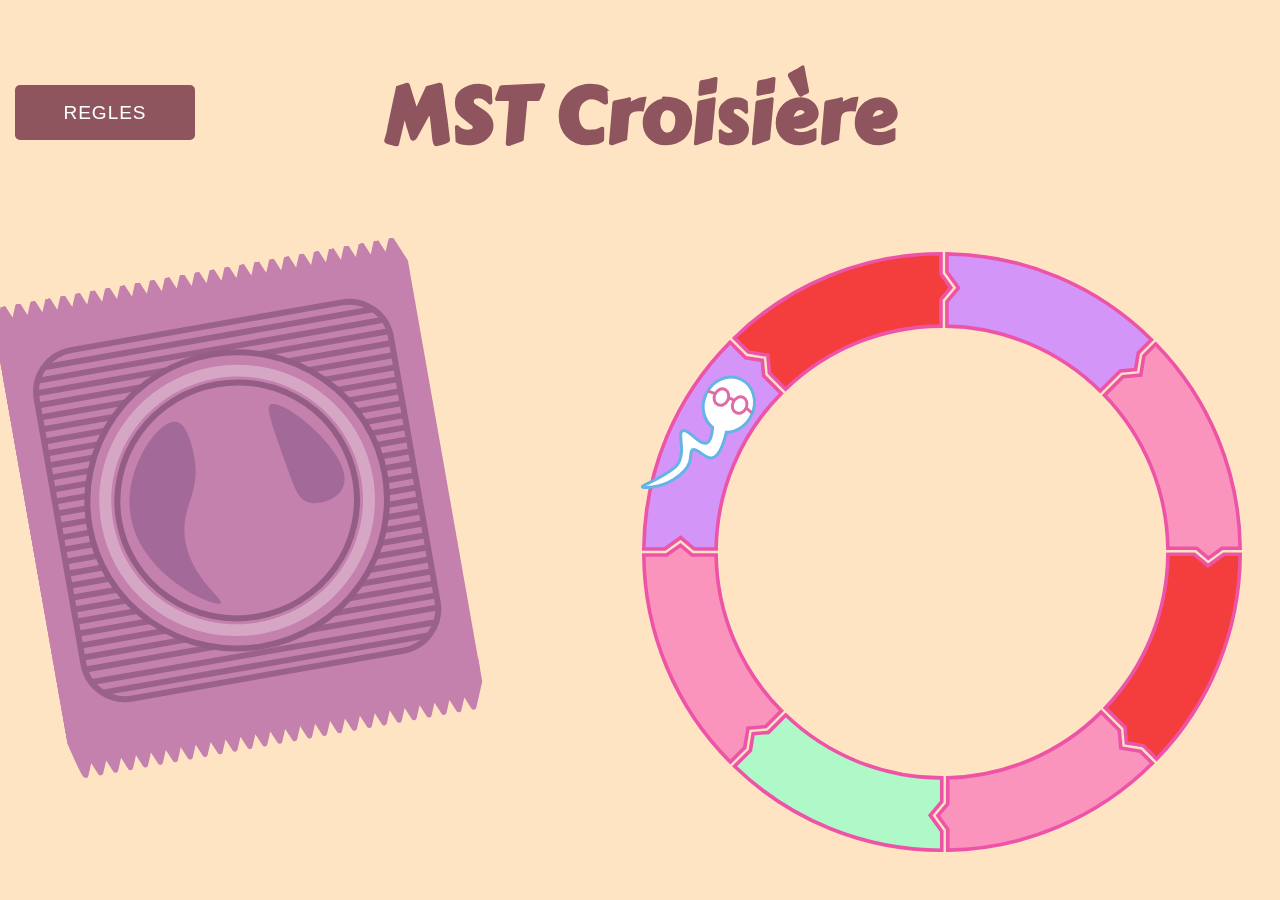
<file: Plateau/index.html>
<!DOCTYPE html>
<html lang="fr">
<head>
    <meta charset="UTF-8">

    <link href="style.css" rel="stylesheet">

    <link rel="preconnect" href="https://fonts.googleapis.com">
    <link rel="preconnect" href="https://fonts.gstatic.com" crossorigin>
    <link href="https://fonts.googleapis.com/css2?family=Carter+One&display=swap" rel="stylesheet">

    <title>MST Croisiere</title>
</head>
<body>
    <header>
        <h1>
            MST Croisière
        </h1>
        <span><a id="regle"></a></span>
    </header>
    <div id="game">
        <img src="img/preserv.svg" id="preserv">
        <img src="img/sperm.svg" id="pion">
        <img src="img/Plateau.svg" id="circle">
    </div>
    <div w3-include-html="../Purete/index.html"></div>
    <script src="script.js"></script>
</body>
</html>
</file>
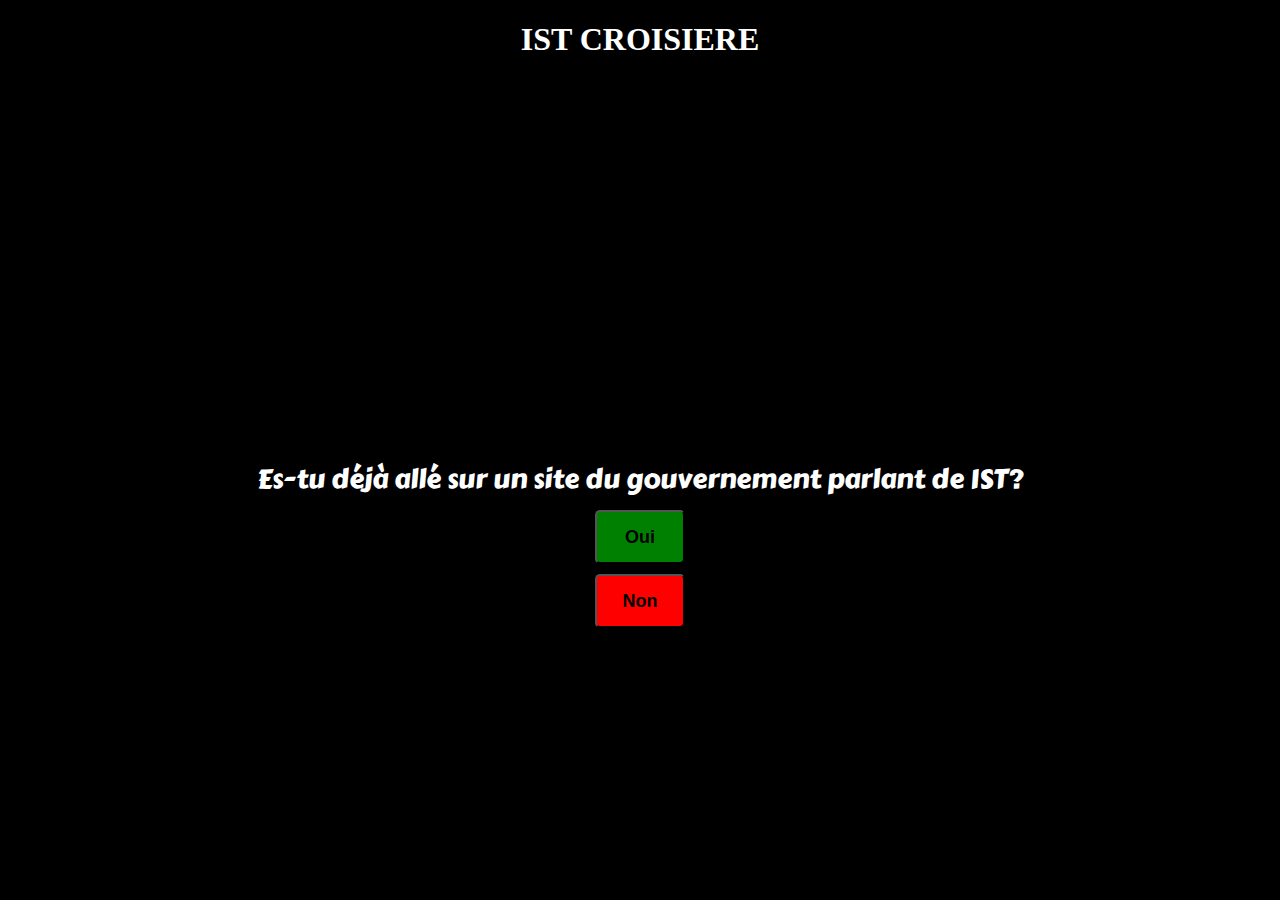
<file: Purete/index.html>
<!DOCTYPE html>
<html lang="fr">
<head>
    <meta charset="UTF-8">
    <link href="style.css" rel="stylesheet">

    <link rel="preconnect" href="https://fonts.googleapis.com">
    <link rel="preconnect" href="https://fonts.gstatic.com" crossorigin>
    <link href="https://fonts.googleapis.com/css2?family=Carter+One&display=swap" rel="stylesheet">
    
    <title>Test de Pureté</title>
</head>
<body>
    <header>
        <h1>IST CROISIERE</h1>
    </header>
    <div id="box">
        <div id="question">
        </div>
        <div id="button">
            <button id="oui">Oui</button>
            <button id="non">Non</button>
        </div>
    </div>
    <script src="script.js"></script>
</body>
</html>
</file>
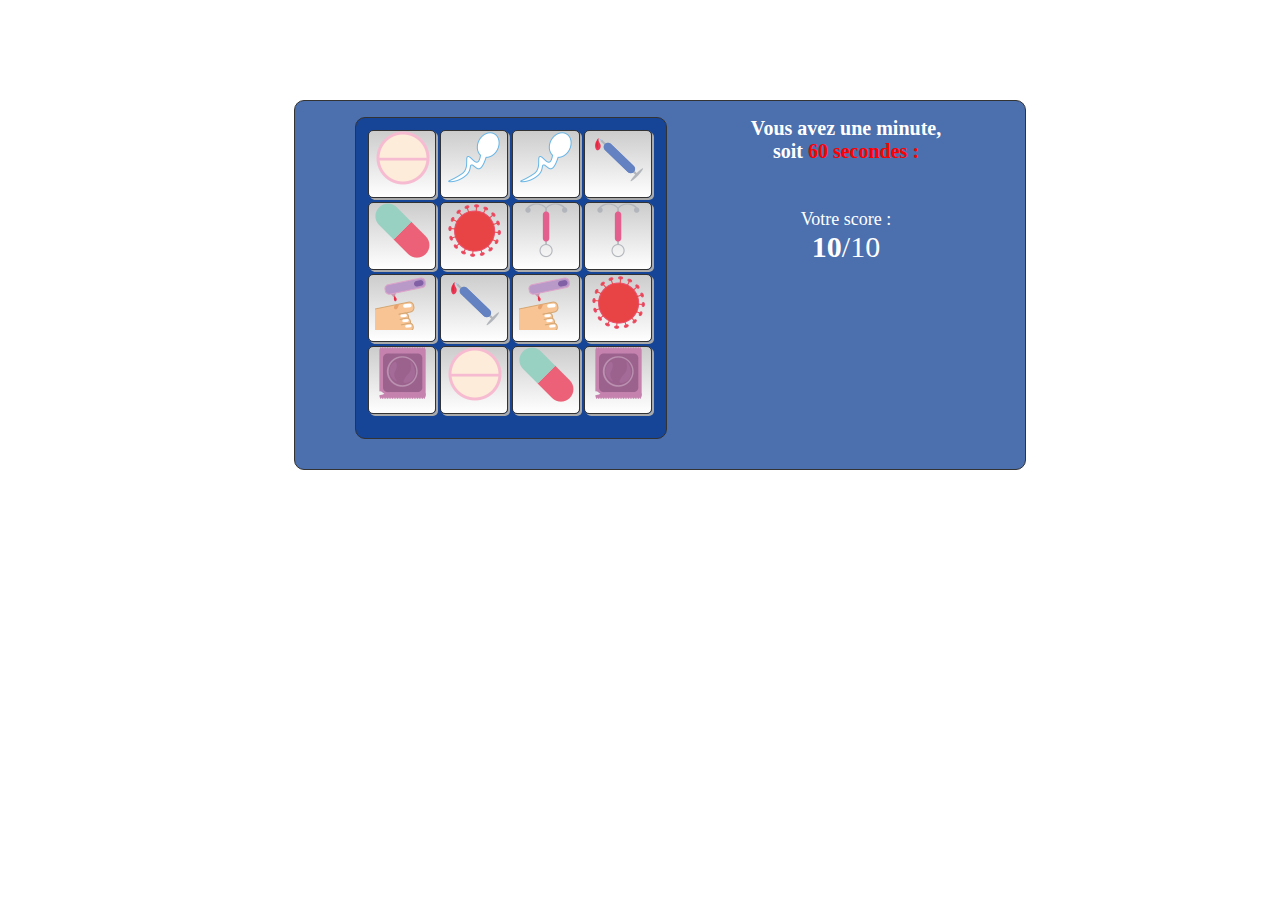
<file: Memo/jeu-du-memory.html>
﻿<html lang="fr">
<head>
	<meta charset="UTF-8">
	<title>Mini-Jeu : Memory</title>
	<link href='style.css' rel='stylesheet' type='text/css' />
</head>
<body>
	<div class="content">
		<div class="colonne" id="liste">
			<div id="grille">
			<div class="case" id="case0"></div>
			<div class="case" id="case1"></div>
			<div class="case" id="case2"></div>
			<div class="case" id="case3"></div>
			
			<div class="case" id="case4"></div>
			<div class="case" id="case5"></div>
			<div class="case" id="case6"></div>
			<div class="case" id="case7"></div>
			
			<div class="case" id="case8"></div>
			<div class="case" id="case9"></div>
			<div class="case" id="case10"></div>
			<div class="case" id="case11"></div>
			
			<div class="case" id="case12"></div>
			<div class="case" id="case13"></div>
			<div class="case" id="case14"></div>
			<div class="case" id="case15"></div>
			</div>
			Vous avez une minute,<br />soit <span style="color:red;">60 secondes :</span><br/><br/><br/>
			<span style="font-size:18px;font-weight:normal;">Votre score :<br />
			<div id="scrore" style="font-size:30px;"><strong>10</strong>/10</div>
			<br /><br />
			<div id="temps" style="font-size:20px;"></div><br/>
			</span>
		</div>
	</div>
</body>
<script src="memo.js"></script>
</html>
</file>
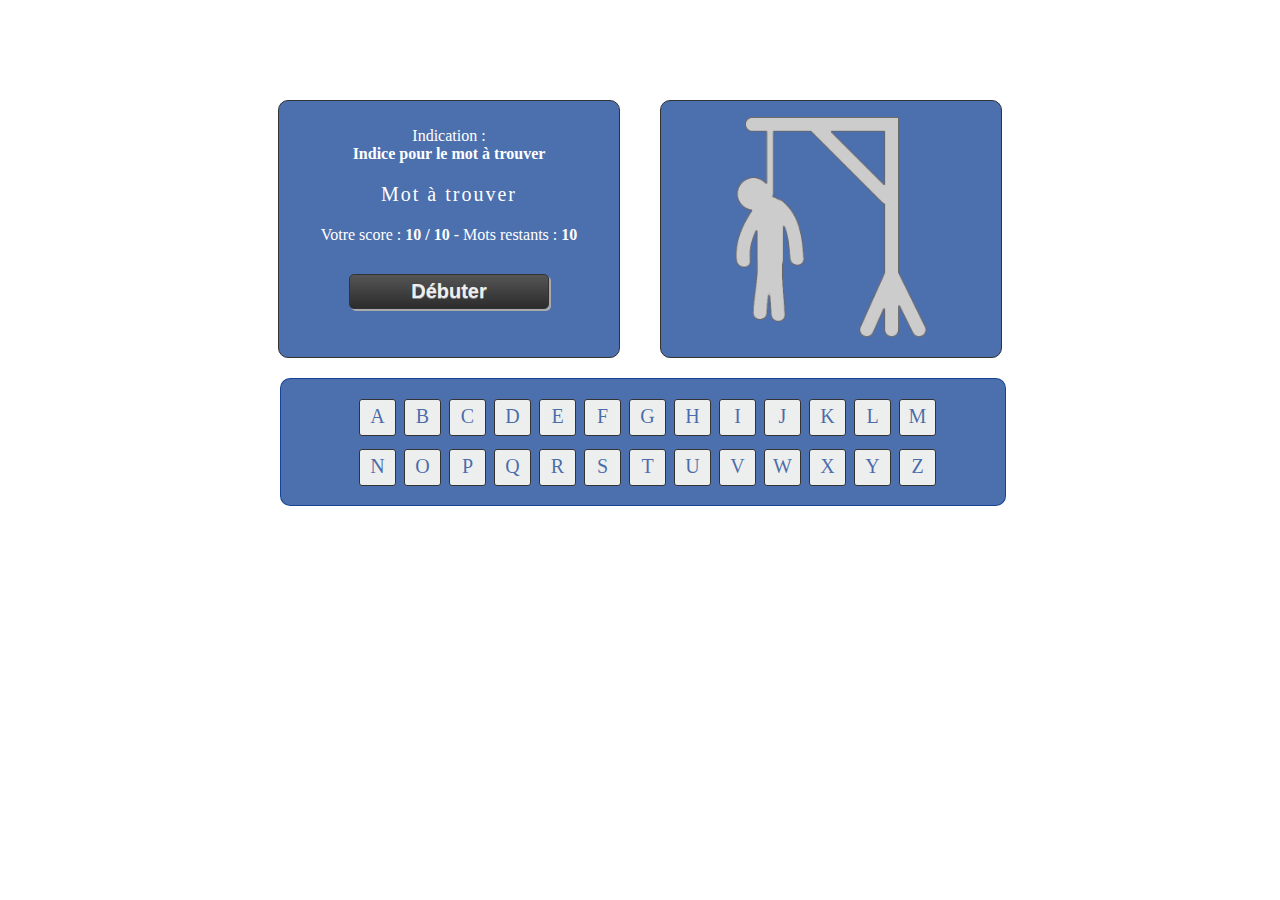
<file: Pendu/jeu-du-pendu.html>
﻿<html lang="fr">
<head>
<meta charset="utf-8">
	<title>Mini-Jeu : Jeu du pendu</title>
	<link href='style.css' rel='stylesheet' type='text/css'/>
</head>
<body onkeydown="clavier(event)">
	<div class="content">
		<div class="colonne" id="colonne_gauche">
			<div class="astuce" id="indication">
			Indication :<br /><strong>Indice pour le mot à trouver</strong>
			</div>
			<div class="astuce" id="leMot" style="font-size:20px;letter-spacing:2px;">
			Mot à trouver
			</div>
			<div class="astuce" id="leScore">
			Votre score : <strong>10 / 10</strong> - Mots restants : <strong>10</strong>
			</div>
			<input type="button" value="Débuter" onClick="debuter()"/>
		</div>	
		<div class="colonne" id="colonne_droite" style="text-align:center;">
			<img src="img_pendu/pendu_defaut.png" alt="" id="lePendu" style="height:220px;" />
		</div>
	</div>
	<div class="content2">
		<div class="centre" id="le_clavier">
			<div class="titre_centre" id="apercu" style="height:100px;padding-left:74px;width:650px;">
				<div class="lettre" id="calque_a">A</div><div class="lettre" id="calque_b">B</div>
				<div class="lettre" id="calque_c">C</div><div class="lettre" id="calque_d">D</div>
				<div class="lettre" id="calque_e">E</div><div class="lettre" id="calque_f">F</div>
				<div class="lettre" id="calque_g">G</div><div class="lettre" id="calque_h">H</div>
				<div class="lettre" id="calque_i">I</div><div class="lettre" id="calque_j">J</div>
				<div class="lettre" id="calque_k">K</div><div class="lettre" id="calque_l">L</div>
				<div class="lettre" id="calque_m">M</div>
				<div class="div_saut_ligne" style="height:5px;" id="saut1"></div>
				<div class="lettre" id="calque_n">N</div>
				<div class="lettre" id="calque_o">O</div><div class="lettre" id="calque_p">P</div>
				<div class="lettre" id="calque_q">Q</div><div class="lettre" id="calque_r">R</div>
				<div class="lettre" id="calque_s">S</div><div class="lettre" id="calque_t">T</div>
				<div class="lettre" id="calque_u">U</div><div class="lettre" id="calque_v">V</div>
				<div class="lettre" id="calque_w">W</div><div class="lettre" id="calque_x">X</div>
				<div class="lettre" id="calque_y">Y</div>
				<div class="lettre" id="calque_z">Z</div>
			</div>	
		</div>					
	</div>
</body>
<script src="js/mots.js"></script>
<script src="pendu.js"></script>
</html>
</file>
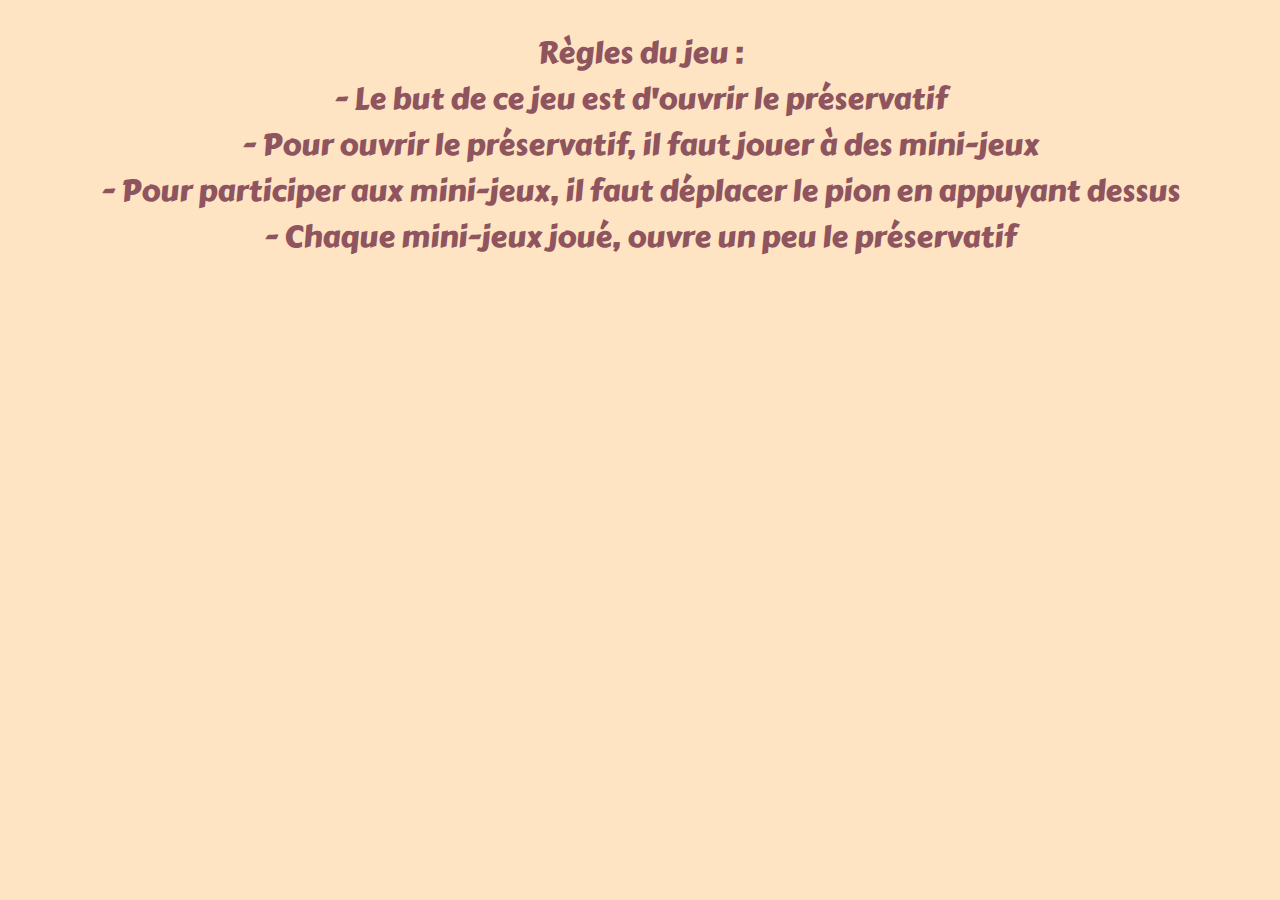
<file: Plateau/regle.html>
<!DOCTYPE html>
<html lang="fr">
<head>
    <meta charset="UTF-8">

    <link rel="preconnect" href="https://fonts.googleapis.com">
    <link rel="preconnect" href="https://fonts.gstatic.com" crossorigin>
    <link href="https://fonts.googleapis.com/css2?family=Carter+One&display=swap" rel="stylesheet">

    <title>Regle</title>
</head>
<body>
    <style>
        body{
            background-color: bisque;
            vertical-align: middle;
        }
        p{
            color: rgb(143, 85, 95);
            text-align: center;
            font-family: 'Carter One', cursive;
            font-size: 30px;
            justify-content: middle;
        }
    </style>
    <p>
        <spe>
            Règles du jeu : </br>
                - Le but de ce jeu est d'ouvrir le préservatif</br>
                - Pour ouvrir le préservatif, il faut jouer à des mini-jeux</br>
                - Pour participer aux mini-jeux, il faut déplacer le pion en appuyant dessus</br>
                - Chaque mini-jeux joué, ouvre un peu le préservatif
        </spe>
    </p>
</body>
</html>
</file>
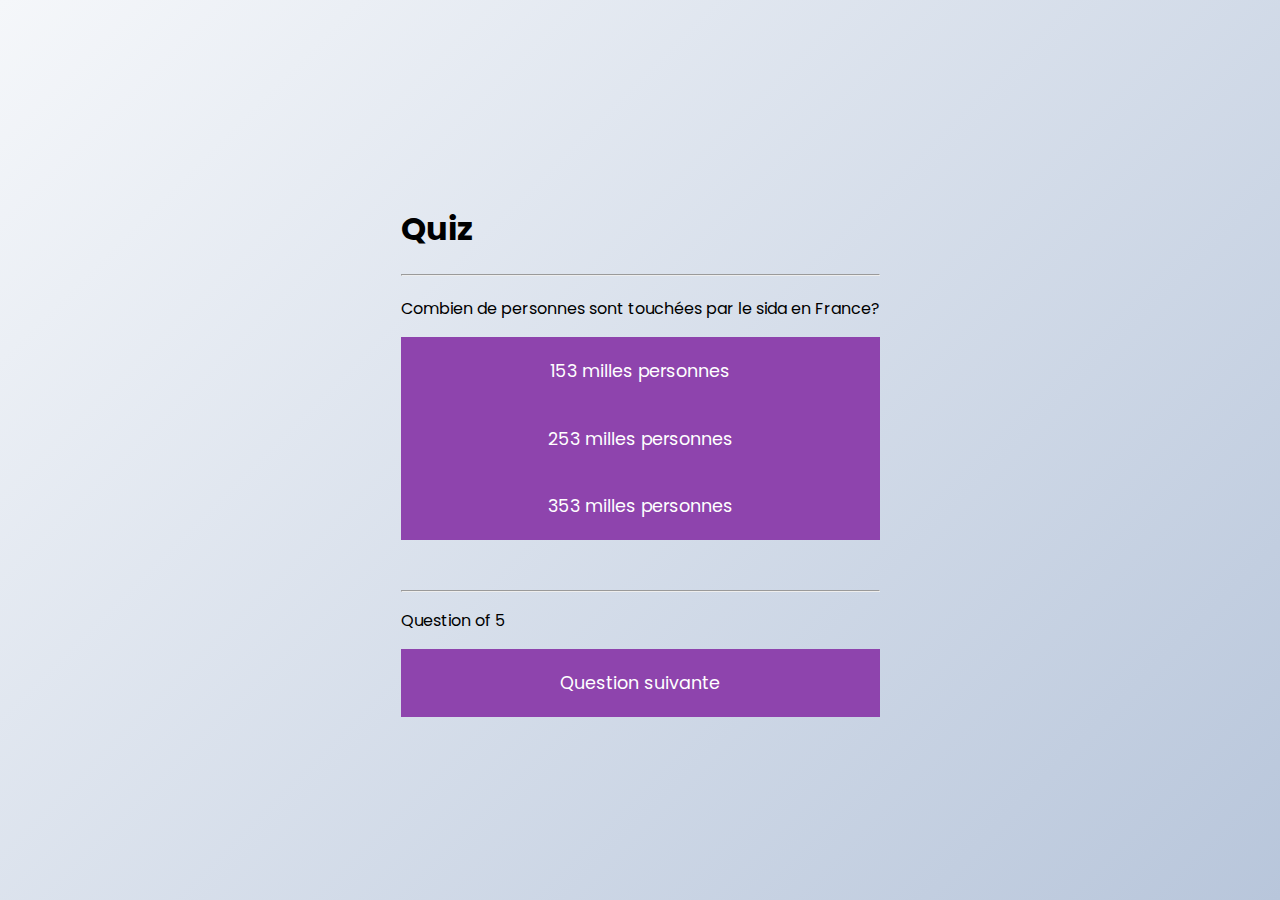
<file: Quiz/quiz.html>
<!DOCTYPE html>
<html>

<head lang="fr">
    <meta charset="UTF-8">
    <title>Mini-Jeu : Quiz</title>
    <link rel="stylesheet" type="text/css" href="style.css">
</head>

<body>
    <div class="grid">
        <div id="quiz">
            <h1>Quiz</h1>
            <hr style="margin-bottom: 20px">

            <p id="question"></p>

            <div class="buttons">
                <button id="choix1" onclick=verif1()></button>
                <button id="choix2" onclick=verif2()></button>
                <button id="choix3" onclick=verif3()></button>
            </div>

            <hr style="margin-top: 50px">
            <footer>
                <p id="progress">Question of 5</p>
                <button id="suivant" onclick=suivante()>Question suivante</button>
            </footer>
        </div>
    </div>


    <script src="script.js"></script>

</body>

</html>
</file>
<file: Plateau/style.css>
body{
    background-color: bisque;
    margin: 0;
    padding: 0;
}

h1{
    text-align: center;
    font-family: 'Carter One', cursive;
    font-size: 80px;
    color: rgb(143, 85, 95);
}

#game{
    display: block;
    text-align: center;
    margin-top: 75px;
}

span{
    position: absolute;
    display: inline-flex;
    width: 180px;
    height: 55px;
    margin: 0 15px;
    margin-top: -145px;
    perspective: 1000px;
  }
  span a{
    font-size: 19px;
    letter-spacing: 1px;
    transform-style: preserve-3d;
    transform: translateZ(-25px);
    transition: transform .25s;
    font-family: 'Montserrat', sans-serif;
    
  }
  span a:before,
  span a:after{
    position: absolute;
    content: "REGLES";
    height: 55px;
    width: 180px;
    display: flex;
    align-items: center;
    justify-content: center;
    border: 5px solid rgb(143, 85, 95);
    box-sizing: border-box;
    border-radius: 5px;
  }
  span a:before{
    color: #fff;
    background: rgb(143, 85, 95);
    transform: rotateY(0deg) translateZ(25px);
  }
  span a:after{
    color: #000;
    transform: rotateX(90deg) translateZ(25px);
  }
  span a:hover{
    transform: translateZ(-25px) rotateX(-90deg);
  }
  

#pion{
    width: 600px;
    height: 200px;
    top: 450px;
    position: absolute;
    transform: rotate(25deg);
}

#jouer{
    position: relative;
}

#circle{
    width: 600px;
	height: 600px;
}

#preserv {
    width: 600px;
    height: 600px;
    transform: rotate(-10deg);
}
</file>
<file: Purete/style.css>
body{
    background-color : black;
    padding: 0;
    margin: 0;
}

h1{
    color: white;
    width: 100%;
    text-align: center;
}

#box{
    margin-top: 400px;

}

#question{
    color: white;
    display: flex;
    justify-content: center;
    font-family: Carter One, arial, serif;
    font-size: 27px;
}

button{
    border-radius: 5px;
    display: flex;
    justify-content: center;
    align-items: center;
    height: 3em;
    width: 5em;
    font-size: large;
    font-weight: 600;
    margin: 10px auto;
}

#oui{
    background-color: green;
}

#non{
    background-color: red;
}
</file>
<file: Memo/style.css>
*{
	margin: 0px;
	padding: 0px;
}

body {
	margin:0px;
	padding:0px;
	width:100%;
	font-family: Calibri;
	font-size:13px;
	color:white;
}

.content {
	display: flex;
	justify-content: center;
	margin-top: 100px;
}

#grille {
	width:300px;
	float:left;
	height:300px;
	text-align:center;
	border:#333 1px solid;
	-moz-border-radius: 10px;
    -webkit-border-radius: 10px;	
	background-color:#CCCCCC;
	background:rgba(0,50,140,.7);
	padding-top:10px;
	padding-bottom:10px;
	padding-left:10px;
	margin-bottom:20px;
	margin-left:60px;
}

.case {
	width:66px;
	float:left;
	height:66px;
	text-align:center;
	padding:0px;
	margin:0px;
	border:#333 1px solid;
	border-radius: 5px;
     background: #CCC;
     background: linear-gradient( #CCC, #FFF);
	 text-shadow: 0px 1px 0px white;
	 text-shadow: 0px 1px 0px rgba( 255, 255, 255, 0.4);
     box-shadow: 0 0 10px rgba( 0, 0, 0, 0.8),
                 0 -1px 0 rgba( 255, 255, 255, 0.6);	
	
	box-shadow: 2px 2px 0px #aaa;	
	margin:2px;
}

.colonne {
	width:730px;
	float:left;
	height:auto;
	text-align:center;
	border:#333 1px solid;
	-moz-border-radius: 10px;
    -webkit-border-radius: 10px;	
	background-color:#EDEEEE;
	background:rgba(0,50,140,.7);
	color:white;
	font-weight:bold;
	font-size:20px;
	padding-top:16px;
	padding-bottom:10px;
	margin-bottom:20px;
	margin-left:40px;
}
</file>
<file: Pendu/style.css>
*{
	margin:0px;
	padding:0px;
}

body {
	margin:0px;
	padding:0px;
	width:100%;
	font-family:Calibri;
	font-size:13px;
	color: white;
	background-color:white;
}

.content {
	display: flex;
	justify-content: center;
	margin-top: 100px;
}

.content2 {
	display: flex;
	justify-content: center;
}

input {
	width:200px;
	height:30px;
	border:#333 1px solid;
	-moz-border-radius: 10px;
    -webkit-border-radius: 10px;
    border-radius: 5px;
	text-align:left;
	padding-left:5px;
	font-size:20px;
	background-color:#fff;
	color:#7030a0;
	font-weight:bold;
	text-decoration:none;
}

input[type="button"] {
	 height:35px;
	 font-weight:bold;
     color: #EDEEEE;
	 font-weight:bold;
     background: #444;
     background: linear-gradient( #555, #2C2C2C);
	 text-shadow: 0px 1px 0px white;
	 text-shadow: 0px 1px 0px rgba( 255, 255, 255, 0.4);
     box-shadow: 0 0 10px rgba( 0, 0, 0, 0.8),
                 0 -1px 0 rgba( 255, 255, 255, 0.6);	
	
	box-shadow: 2px 2px 0px #aaa;
	font-size:20px;
	text-align:center;	
	padding-left:0px;
	margin-top:20px;
}

input[type="button"]:hover {
	cursor:pointer;
}

.astuce {
	width:auto;
	color:white;
	font-weight:normal;
	font-size:16px;
	padding:10px;
	text-align:center;
}

.colonne {
	width:340px;
	float:left;
	height:230px;
	text-align:center;
	border:#333 1px solid;
	-moz-border-radius: 10px;
    -webkit-border-radius: 10px;	
	background-color:#EDEEEE;
	background:rgba(0,50,140,.7);
	color:#666666;
	font-weight:bold;
	font-size:20px;
	padding-top:16px;
	padding-bottom:10px;
	margin-bottom:20px;
	margin-right:20px;
	margin-left:20px;
}

.titre_centre {
	width:720px;
	float:left;
	height:30px;
	text-align:center;
	border:#333 1px solid;
	-moz-border-radius: 10px;
    -webkit-border-radius: 10px;	
	background-color:rgba(0,50,140,.7);
	border:rgba(0,50,140,.7) 1px solid;
	color:rgba(0,50,140,.7);
	font-size:20px;
	padding-top:16px;
	padding-bottom:10px;
	margin-bottom:20px;
	margin-left:40px;
}

.centre {
	width:800px;
	float:left;
	text-align:center;
	height:auto;
}

.lettre {
	float:left;
	margin:4px;
	text-align:center;
	width:35px;
	height:30px;
	padding-top:5px;
	background-color:#EDEEEE;
	border:#333 1px solid;
	-moz-border-radius: 3px;
    -webkit-border-radius: 3px;	
}

.div_saut_ligne {
	width:100%;
	height:75px;
	display:inline-block;
}
</file>
<file: Quiz/style.css>
@import url("https://fonts.googleapis.com/css2?family=Poppins:wght@200;400&display=swap");
* {
box-sizing: border-box;
}
body {
background-color: #b8c6db;
background-image: linear-gradient(315deg, #b8c6db 0%, #f5f7fa 100%);
font-family: "Poppins", sans-serif;
display: flex;
align-items: center;
justify-content: center;
height: 100vh;
overflow: hidden;
margin: 0;
}
.quiz-container {
background-color: #fff;
border-radius: 10px;
box-shadow: 0 0 10px 2px rgba(100, 100, 100, 0.1);
width: 600px;
max-width: 95vw;
overflow: hidden;
}
.quiz-header {
padding: 4rem;
}
h2 {
padding: 1rem;
text-align: center;
margin: 0;
}
ul {
list-style-type: none;
padding: 0;
}
ul li {
font-size: 1.2rem;
margin: 1rem 0;
}
ul li label {
cursor: pointer;
}
button {
background-color: #8e44ad;
color: #fff;
border: none;
display: block;
width: 100%;
cursor: pointer;
font-size: 1.1rem;
font-family: inherit;
padding: 1.3rem;
}
button:hover {
background-color: #732d91;
}
button:focus {
outline: none;
background-color: #5e3370;
}
</file>
